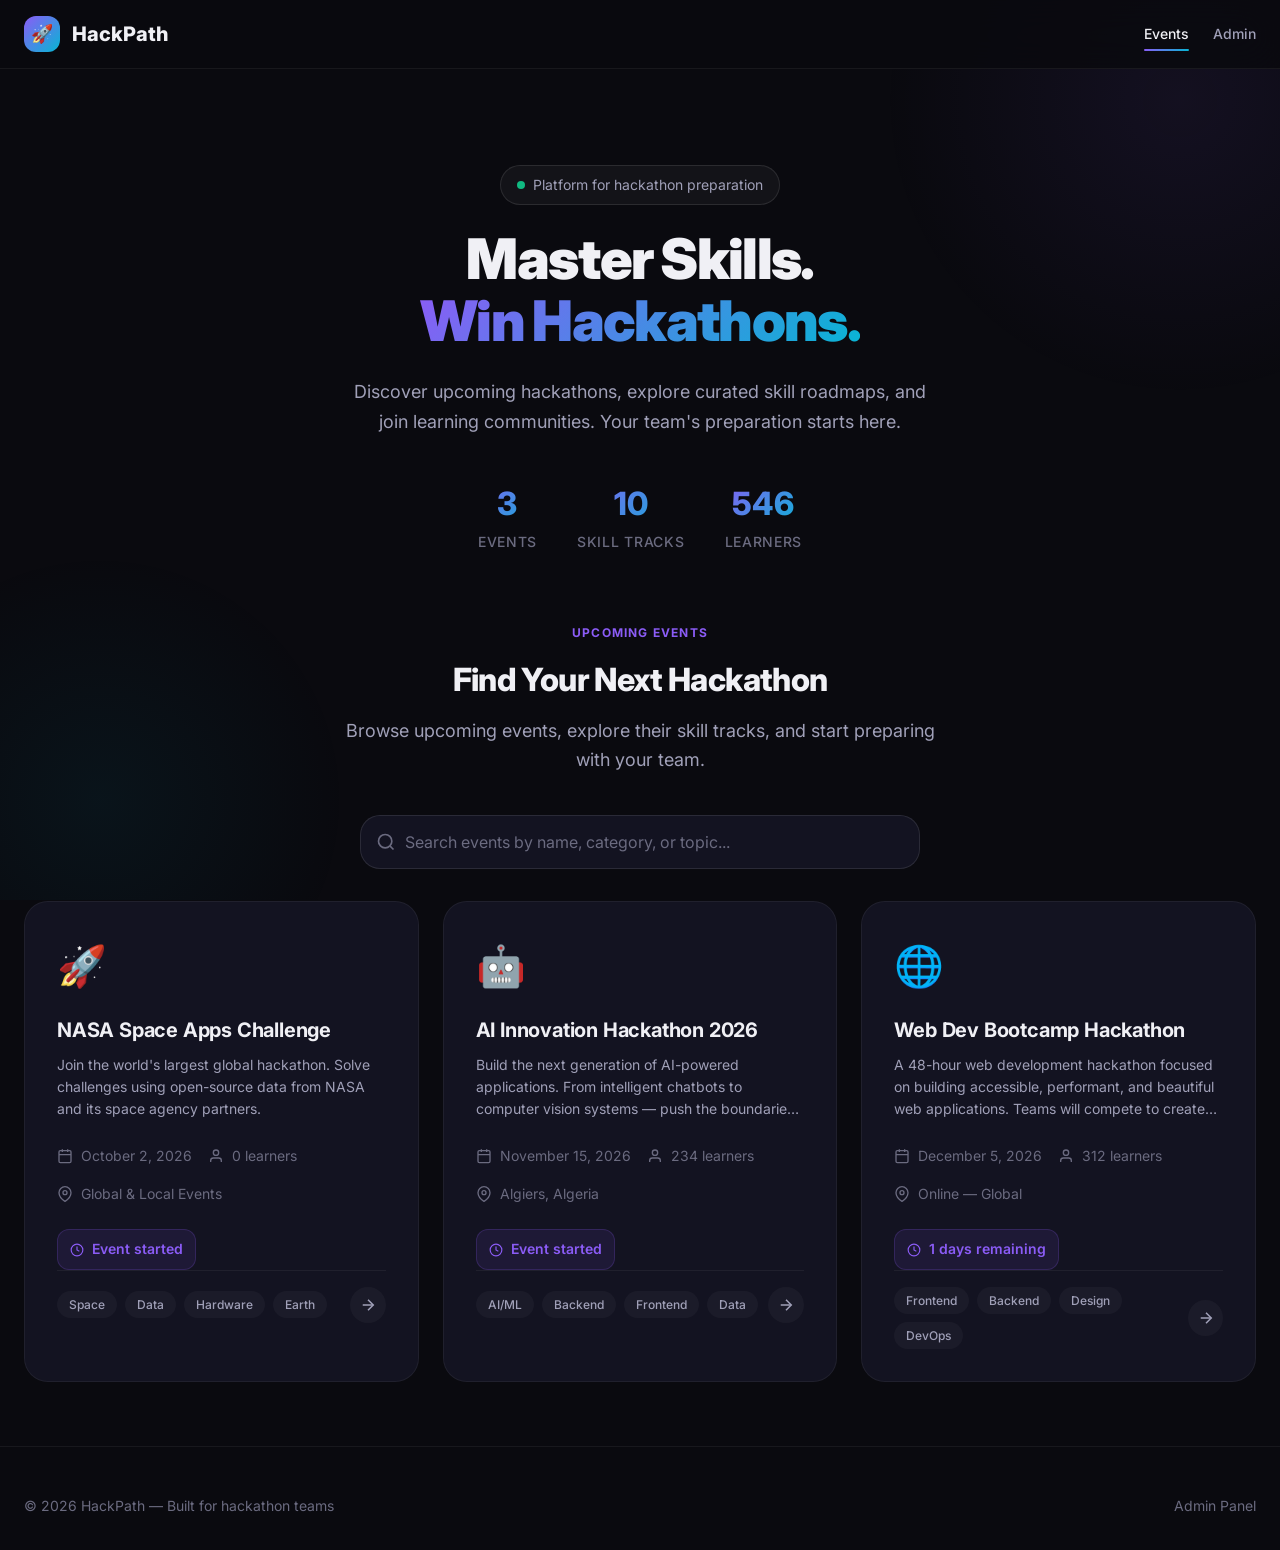
<file: index.html>
<!DOCTYPE html>
<html lang="en">
<head>
  <meta charset="UTF-8">
  <meta name="viewport" content="width=device-width, initial-scale=1.0">
  <title>HackPath — Your Roadmap to Hackathon Success</title>
  <meta name="description" content="Discover skills, join learning communities, and follow structured paths to prepare for your next hackathon. Browse events, explore skill roadmaps, and start learning today.">
  <link rel="stylesheet" href="css/styles.css">
  <link rel="icon" href="data:image/svg+xml,<svg xmlns='http://www.w3.org/2000/svg' viewBox='0 0 100 100'><text y='.9em' font-size='90'>🚀</text></svg>">
</head>
<body>
  <div class="bg-pattern" aria-hidden="true"></div>

  <!-- Navigation -->
  <nav class="nav" id="main-nav">
    <div class="container nav__inner">
      <a href="index.html" class="nav__logo">
        <span class="nav__logo-icon">🚀</span>
        HackPath
      </a>
      <div class="nav__links">
        <a href="index.html" class="nav__link nav__link--active">Events</a>
        <a href="admin.html" class="nav__link">Admin</a>
      </div>
    </div>
  </nav>

  <!-- Hero -->
  <section class="hero" id="hero">
    <div class="container">
      <div class="hero__badge">
        <span class="hero__badge-dot" aria-hidden="true"></span>
        Platform for hackathon preparation
      </div>
      <h1 class="hero__title">
        Master Skills.<br>
        <span class="hero__title-gradient">Win Hackathons.</span>
      </h1>
      <p class="hero__subtitle">
        Discover upcoming hackathons, explore curated skill roadmaps, and join 
        learning communities. Your team's preparation starts here.
      </p>
      <div class="hero__stats" id="hero-stats">
        <!-- Filled by JS -->
      </div>
    </div>
  </section>

  <!-- Search & Events -->
  <section class="container" id="events-section">
    <div class="section-header" style="text-align: center;">
      <span class="section-header__label">Upcoming Events</span>
      <h2 class="section-header__title">Find Your Next Hackathon</h2>
      <p class="section-header__subtitle" style="margin: 0 auto;">
        Browse upcoming events, explore their skill tracks, and start preparing with your team.
      </p>
    </div>

    <div class="search-bar" id="search-bar">
      <svg class="search-bar__icon" width="20" height="20" viewBox="0 0 24 24" fill="none" stroke="currentColor" stroke-width="2" aria-hidden="true">
        <circle cx="11" cy="11" r="8"/>
        <path d="M21 21l-4.35-4.35"/>
      </svg>
      <input 
        type="search" 
        class="search-bar__input" 
        id="search-input"
        placeholder="Search events by name, category, or topic..." 
        aria-label="Search events"
        autocomplete="off"
      >
    </div>

    <div class="card-grid card-grid--events" id="events-grid">
      <!-- Filled by JS -->
    </div>

    <div class="empty-state" id="empty-state" style="display: none;">
      <div class="empty-state__icon">🔍</div>
      <h3 class="empty-state__title">No events found</h3>
      <p class="empty-state__text">Try adjusting your search query or check back later for new events.</p>
    </div>
  </section>

  <!-- Footer -->
  <footer class="footer">
    <div class="container footer__inner">
      <p class="footer__text">© 2026 HackPath — Built for hackathon teams</p>
      <div class="footer__links">
        <a href="admin.html" class="footer__link">Admin Panel</a>
      </div>
    </div>
  </footer>

  <script src="js/data.js"></script>
  <script src="js/app.js"></script>
</body>
</html>
</file>
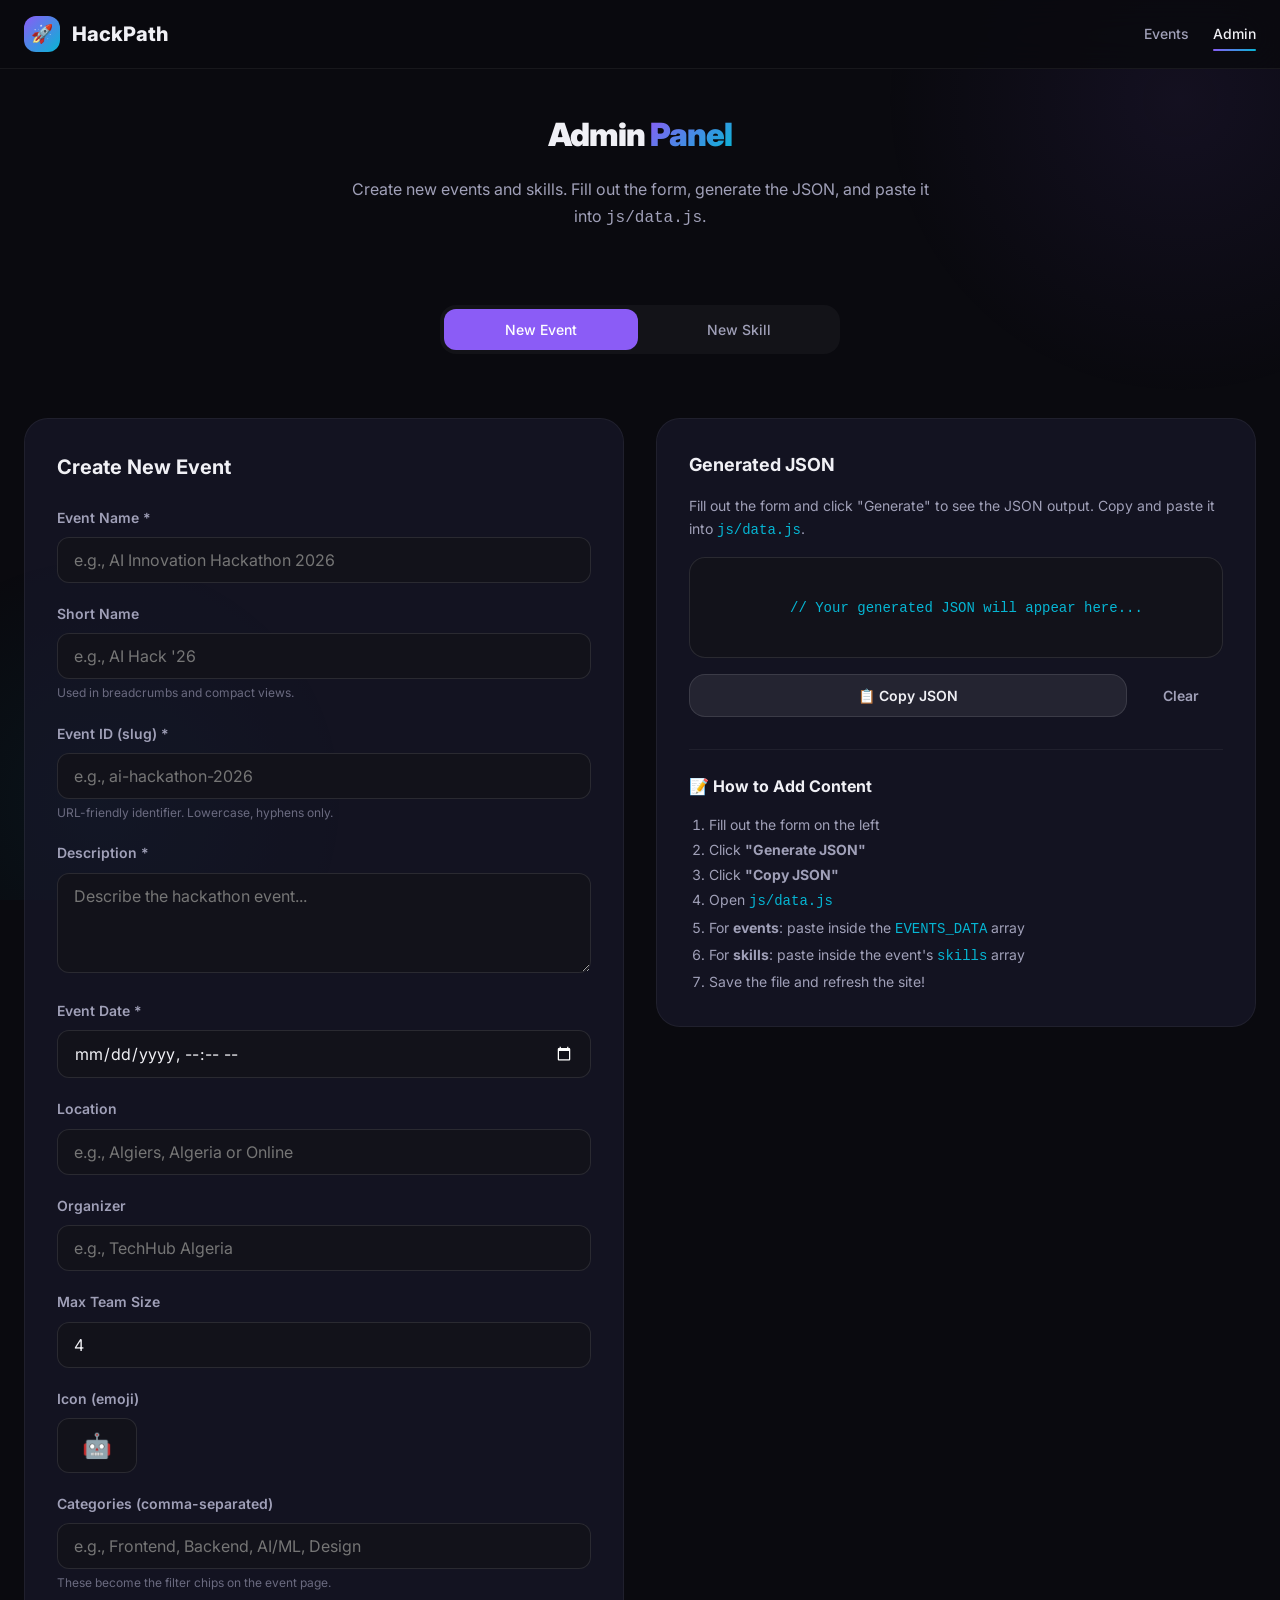
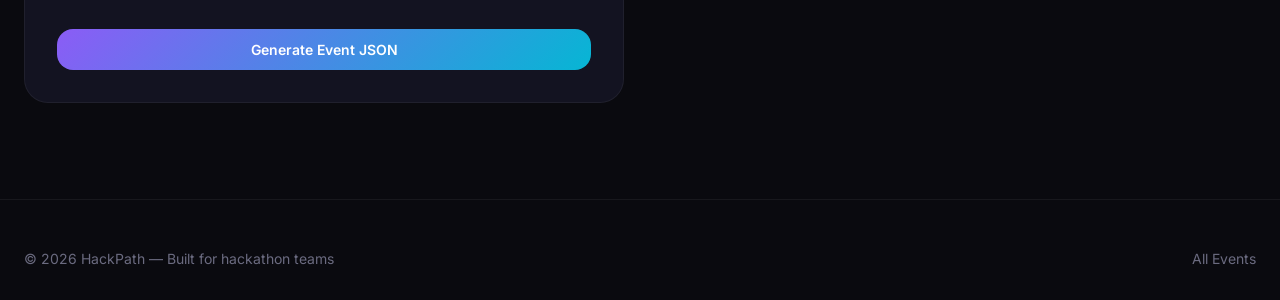
<file: admin.html>
<!DOCTYPE html>
<html lang="en">
<head>
  <meta charset="UTF-8">
  <meta name="viewport" content="width=device-width, initial-scale=1.0">
  <title>Admin Panel — HackPath</title>
  <meta name="description" content="Create and manage hackathon events and skill tracks on HackPath.">
  <link rel="stylesheet" href="css/styles.css">
  <link rel="icon" href="data:image/svg+xml,<svg xmlns='http://www.w3.org/2000/svg' viewBox='0 0 100 100'><text y='.9em' font-size='90'>🚀</text></svg>">
</head>
<body>
  <div class="bg-pattern" aria-hidden="true"></div>

  <!-- Navigation -->
  <nav class="nav" id="main-nav">
    <div class="container nav__inner">
      <a href="index.html" class="nav__logo">
        <span class="nav__logo-icon">🚀</span>
        HackPath
      </a>
      <div class="nav__links">
        <a href="index.html" class="nav__link">Events</a>
        <a href="admin.html" class="nav__link nav__link--active">Admin</a>
      </div>
    </div>
  </nav>

  <!-- Admin Header -->
  <section class="hero" style="padding: var(--space-12) 0 var(--space-8);">
    <div class="container">
      <h1 class="hero__title" style="font-size: var(--font-3xl);">
        Admin <span class="hero__title-gradient">Panel</span>
      </h1>
      <p class="hero__subtitle" style="font-size: var(--font-base);">
        Create new events and skills. Fill out the form, generate the JSON, and paste it into <code>js/data.js</code>.
      </p>
    </div>
  </section>

  <!-- Mode Selector -->
  <section class="container">
    <div class="admin-tabs" id="mode-tabs" style="max-width: 400px; margin: 0 auto var(--space-8);">
      <button class="admin-tab admin-tab--active" data-mode="event" id="mode-event-tab">New Event</button>
      <button class="admin-tab" data-mode="skill" id="mode-skill-tab">New Skill</button>
    </div>
  </section>

  <!-- Admin Content -->
  <section class="container">
    <div class="admin-layout">

      <!-- Form Side -->
      <div class="admin-form" id="admin-form">
        <!-- EVENT FORM -->
        <div id="event-form-container">
          <h2 style="font-size: var(--font-xl); font-weight: 700; margin-bottom: var(--space-6);">Create New Event</h2>

          <div class="form-group">
            <label class="form-label" for="event-name">Event Name *</label>
            <input type="text" class="form-input" id="event-name" placeholder="e.g., AI Innovation Hackathon 2026">
          </div>

          <div class="form-group">
            <label class="form-label" for="event-short-name">Short Name</label>
            <input type="text" class="form-input" id="event-short-name" placeholder="e.g., AI Hack '26">
            <p class="form-hint">Used in breadcrumbs and compact views.</p>
          </div>

          <div class="form-group">
            <label class="form-label" for="event-id">Event ID (slug) *</label>
            <input type="text" class="form-input" id="event-id" placeholder="e.g., ai-hackathon-2026">
            <p class="form-hint">URL-friendly identifier. Lowercase, hyphens only.</p>
          </div>

          <div class="form-group">
            <label class="form-label" for="event-description">Description *</label>
            <textarea class="form-textarea" id="event-description" placeholder="Describe the hackathon event..."></textarea>
          </div>

          <div class="form-group">
            <label class="form-label" for="event-date">Event Date *</label>
            <input type="datetime-local" class="form-input" id="event-date">
          </div>

          <div class="form-group">
            <label class="form-label" for="event-location">Location</label>
            <input type="text" class="form-input" id="event-location" placeholder="e.g., Algiers, Algeria or Online">
          </div>

          <div class="form-group">
            <label class="form-label" for="event-organizer">Organizer</label>
            <input type="text" class="form-input" id="event-organizer" placeholder="e.g., TechHub Algeria">
          </div>

          <div class="form-group">
            <label class="form-label" for="event-team-size">Max Team Size</label>
            <input type="number" class="form-input" id="event-team-size" placeholder="4" min="1" max="20" value="4">
          </div>

          <div class="form-group">
            <label class="form-label" for="event-icon">Icon (emoji)</label>
            <input type="text" class="form-input" id="event-icon" placeholder="🤖" maxlength="4" style="max-width: 80px; font-size: 1.5rem; text-align: center;">
          </div>

          <div class="form-group">
            <label class="form-label" for="event-categories">Categories (comma-separated)</label>
            <input type="text" class="form-input" id="event-categories" placeholder="e.g., Frontend, Backend, AI/ML, Design">
            <p class="form-hint">These become the filter chips on the event page.</p>
          </div>

          <button class="btn btn--primary" onclick="generateEventJSON()" style="width: 100%; margin-top: var(--space-4);">
            Generate Event JSON
          </button>
        </div>

        <!-- SKILL FORM -->
        <div id="skill-form-container" style="display: none;">
          <h2 style="font-size: var(--font-xl); font-weight: 700; margin-bottom: var(--space-6);">Create New Skill</h2>

          <div class="form-group">
            <label class="form-label" for="skill-event-id">Parent Event ID *</label>
            <select class="form-select" id="skill-event-id">
              <option value="">Select an event...</option>
            </select>
          </div>

          <div class="form-group">
            <label class="form-label" for="skill-name">Skill Name *</label>
            <input type="text" class="form-input" id="skill-name" placeholder="e.g., React">
          </div>

          <div class="form-group">
            <label class="form-label" for="skill-id">Skill ID (slug) *</label>
            <input type="text" class="form-input" id="skill-id" placeholder="e.g., react">
            <p class="form-hint">URL-friendly identifier. Lowercase, hyphens only.</p>
          </div>

          <div class="form-group">
            <label class="form-label" for="skill-description">Description *</label>
            <textarea class="form-textarea" id="skill-description" placeholder="Describe what learners will gain..."></textarea>
          </div>

          <div class="form-group">
            <label class="form-label" for="skill-icon">Icon (emoji)</label>
            <input type="text" class="form-input" id="skill-icon" placeholder="⚛️" maxlength="4" style="max-width: 80px; font-size: 1.5rem; text-align: center;">
          </div>

          <div class="form-group">
            <label class="form-label" for="skill-category">Category *</label>
            <input type="text" class="form-input" id="skill-category" placeholder="e.g., Frontend">
          </div>

          <div class="form-group">
            <label class="form-label" for="skill-difficulty">Difficulty *</label>
            <select class="form-select" id="skill-difficulty">
              <option value="beginner">Beginner</option>
              <option value="intermediate">Intermediate</option>
              <option value="advanced">Advanced</option>
            </select>
          </div>

          <div class="form-group">
            <label class="form-label" for="skill-hours">Estimated Hours</label>
            <input type="number" class="form-input" id="skill-hours" placeholder="40" min="1" value="40">
          </div>

          <!-- Theory Sections -->
          <div class="form-group">
            <label class="form-label">Theory Sections</label>
            <div class="dynamic-list" id="theory-sections">
              <!-- Dynamic items -->
            </div>
            <button class="dynamic-list__add" onclick="addTheorySection()">
              + Add Theory Section
            </button>
          </div>

          <!-- Small Projects -->
          <div class="form-group">
            <label class="form-label">Small Projects</label>
            <div class="dynamic-list" id="small-projects">
              <!-- Dynamic items -->
            </div>
            <button class="dynamic-list__add" onclick="addProject('small')">
              + Add Small Project
            </button>
          </div>

          <!-- Full Projects -->
          <div class="form-group">
            <label class="form-label">Full Projects</label>
            <div class="dynamic-list" id="full-projects">
              <!-- Dynamic items -->
            </div>
            <button class="dynamic-list__add" onclick="addProject('full')">
              + Add Full Project
            </button>
          </div>

          <button class="btn btn--primary" onclick="generateSkillJSON()" style="width: 100%; margin-top: var(--space-4);">
            Generate Skill JSON
          </button>
        </div>
      </div>

      <!-- Preview / Output Side -->
      <div class="admin-preview" id="admin-preview">
        <h3 style="font-size: var(--font-lg); font-weight: 700; margin-bottom: var(--space-4);">Generated JSON</h3>
        <p style="font-size: var(--font-sm); color: var(--text-secondary); margin-bottom: var(--space-4);">
          Fill out the form and click "Generate" to see the JSON output. Copy and paste it into <code style="color: var(--accent-secondary);">js/data.js</code>.
        </p>

        <div class="json-output" id="json-output">
          // Your generated JSON will appear here...
        </div>

        <div style="display: flex; gap: var(--space-3); margin-top: var(--space-4);">
          <button class="btn btn--secondary" onclick="copyJSON()" id="copy-btn" style="flex: 1;">
            📋 Copy JSON
          </button>
          <button class="btn btn--ghost" onclick="clearOutput()">
            Clear
          </button>
        </div>

        <!-- Instructions -->
        <div style="margin-top: var(--space-8); padding-top: var(--space-6); border-top: 1px solid var(--border-subtle);">
          <h4 style="font-size: var(--font-base); font-weight: 700; margin-bottom: var(--space-3);">📝 How to Add Content</h4>
          <ol style="font-size: var(--font-sm); color: var(--text-secondary); line-height: 1.8; padding-left: var(--space-5); list-style: decimal;">
            <li>Fill out the form on the left</li>
            <li>Click <strong>"Generate JSON"</strong></li>
            <li>Click <strong>"Copy JSON"</strong></li>
            <li>Open <code style="color: var(--accent-secondary);">js/data.js</code></li>
            <li>For <strong>events</strong>: paste inside the <code style="color: var(--accent-secondary);">EVENTS_DATA</code> array</li>
            <li>For <strong>skills</strong>: paste inside the event's <code style="color: var(--accent-secondary);">skills</code> array</li>
            <li>Save the file and refresh the site!</li>
          </ol>
        </div>
      </div>

    </div>
  </section>

  <!-- Footer -->
  <footer class="footer">
    <div class="container footer__inner">
      <p class="footer__text">© 2026 HackPath — Built for hackathon teams</p>
      <div class="footer__links">
        <a href="index.html" class="footer__link">All Events</a>
      </div>
    </div>
  </footer>

  <div class="toast" id="toast">Copied to clipboard! 📋</div>

  <script src="js/data.js"></script>
  <script src="js/admin.js"></script>
</body>
</html>
</file>
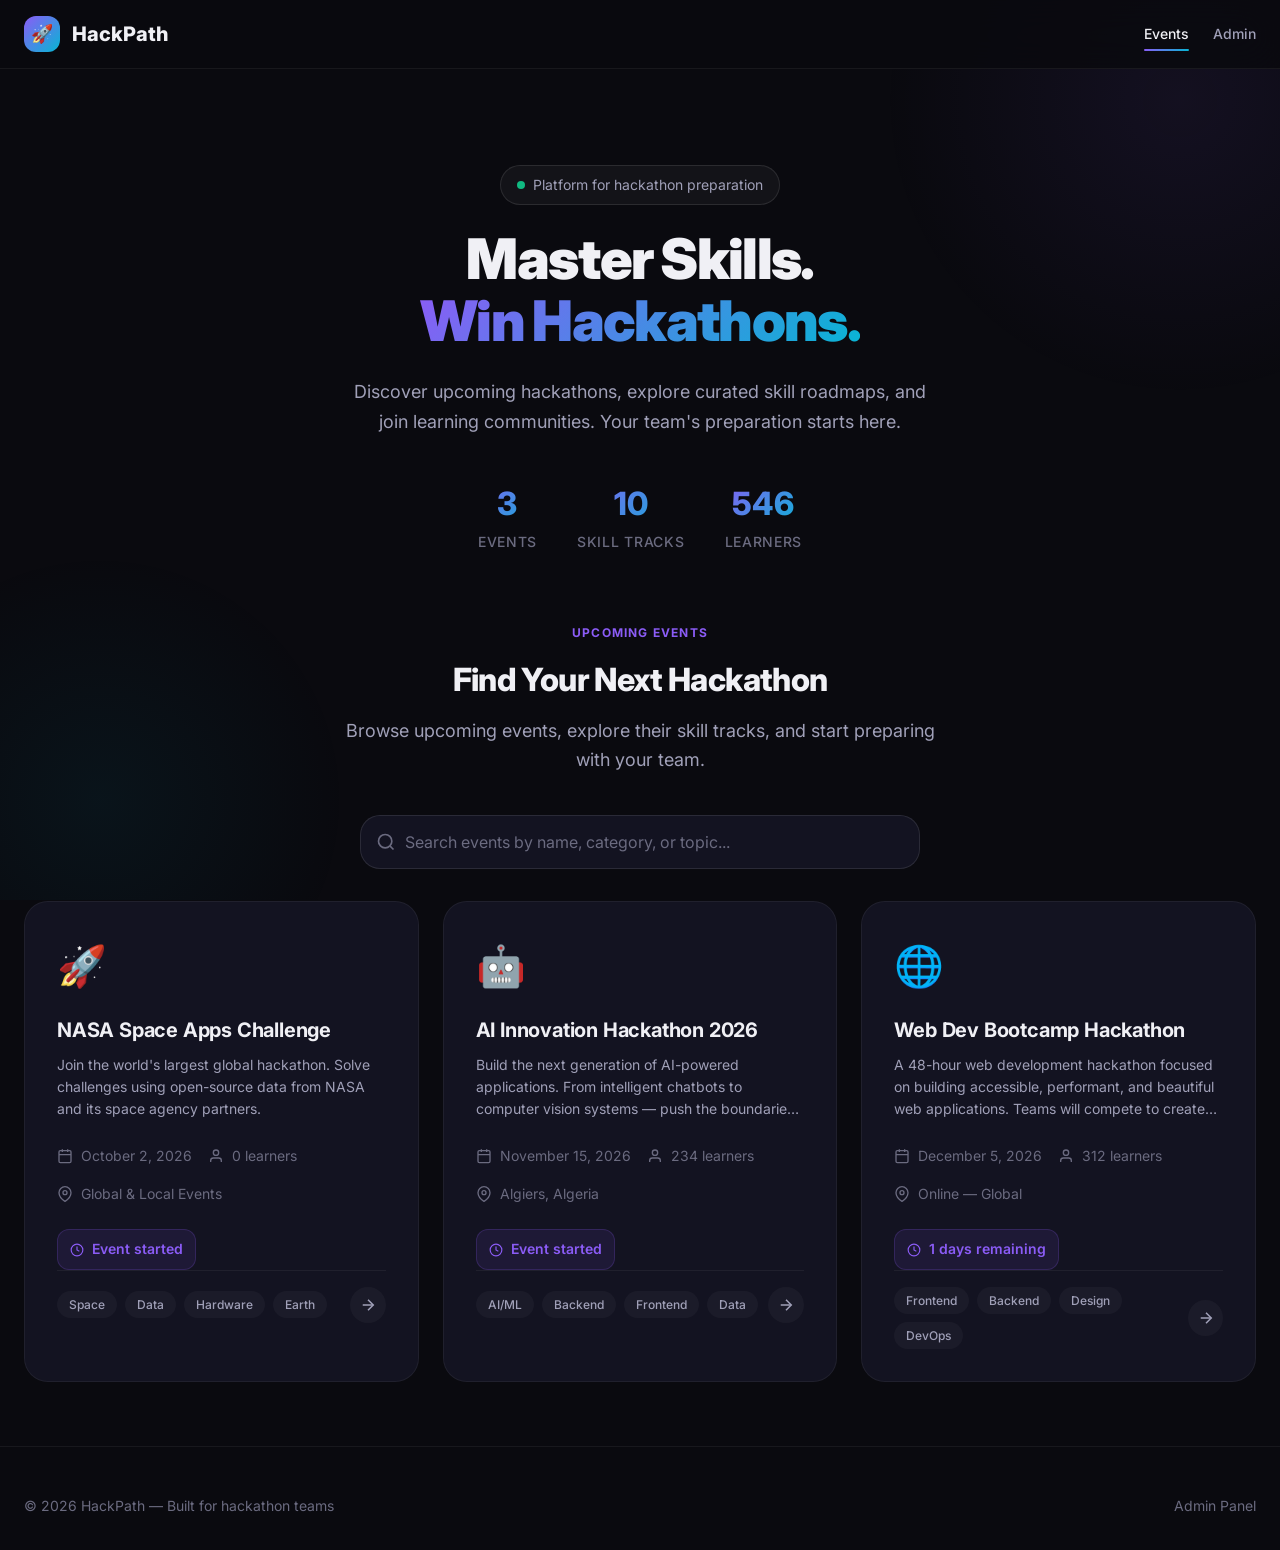
<file: event.html>
<!DOCTYPE html>
<html lang="en">
<head>
  <meta charset="UTF-8">
  <meta name="viewport" content="width=device-width, initial-scale=1.0">
  <title>Event — HackPath</title>
  <meta name="description" content="Explore skill tracks and learning paths for this hackathon event on HackPath.">
  <link rel="stylesheet" href="css/styles.css">
  <link rel="icon" href="data:image/svg+xml,<svg xmlns='http://www.w3.org/2000/svg' viewBox='0 0 100 100'><text y='.9em' font-size='90'>🚀</text></svg>">
</head>
<body>
  <div class="bg-pattern" aria-hidden="true"></div>

  <!-- Navigation -->
  <nav class="nav" id="main-nav">
    <div class="container nav__inner">
      <a href="index.html" class="nav__logo">
        <span class="nav__logo-icon">🚀</span>
        HackPath
      </a>
      <div class="nav__links">
        <a href="index.html" class="nav__link">Events</a>
        <a href="admin.html" class="nav__link">Admin</a>
      </div>
    </div>
  </nav>

  <!-- Event Hero -->
  <section class="event-hero" id="event-hero">
    <div class="container">
      <div class="event-hero__breadcrumb" id="breadcrumb">
        <a href="index.html">Home</a>
        <span class="event-hero__breadcrumb-sep">/</span>
        <span id="breadcrumb-event">Event</span>
      </div>
      <div class="event-hero__content" id="event-hero-content">
        <!-- Filled by JS -->
      </div>
    </div>
  </section>

  <!-- Skills Section -->
  <section class="container" id="skills-section">
    <div class="section-header">
      <span class="section-header__label">Skill Tracks</span>
      <h2 class="section-header__title" id="skills-title">Learning Paths</h2>
      <p class="section-header__subtitle">Choose a skill to start your preparation journey.</p>
    </div>

    <!-- Search -->
    <div class="search-bar" id="skill-search-bar">
      <svg class="search-bar__icon" width="20" height="20" viewBox="0 0 24 24" fill="none" stroke="currentColor" stroke-width="2" aria-hidden="true">
        <circle cx="11" cy="11" r="8"/>
        <path d="M21 21l-4.35-4.35"/>
      </svg>
      <input 
        type="search" 
        class="search-bar__input" 
        id="skill-search-input"
        placeholder="Search skills..." 
        aria-label="Search skills"
        autocomplete="off"
      >
    </div>

    <!-- Category Filters -->
    <div class="filter-chips" id="filter-chips">
      <!-- Filled by JS -->
    </div>

    <!-- Skills Grid -->
    <div class="card-grid" id="skills-grid">
      <!-- Filled by JS -->
    </div>

    <div class="empty-state" id="empty-state" style="display: none;">
      <div class="empty-state__icon">🔍</div>
      <h3 class="empty-state__title">No skills found</h3>
      <p class="empty-state__text">Try adjusting your search or filter.</p>
    </div>
  </section>

  <!-- Footer -->
  <footer class="footer">
    <div class="container footer__inner">
      <p class="footer__text">© 2026 HackPath — Built for hackathon teams</p>
      <div class="footer__links">
        <a href="index.html" class="footer__link">All Events</a>
        <a href="admin.html" class="footer__link">Admin Panel</a>
      </div>
    </div>
  </footer>

  <script src="js/data.js"></script>
  <script src="js/event-page.js"></script>
</body>
</html>
</file>
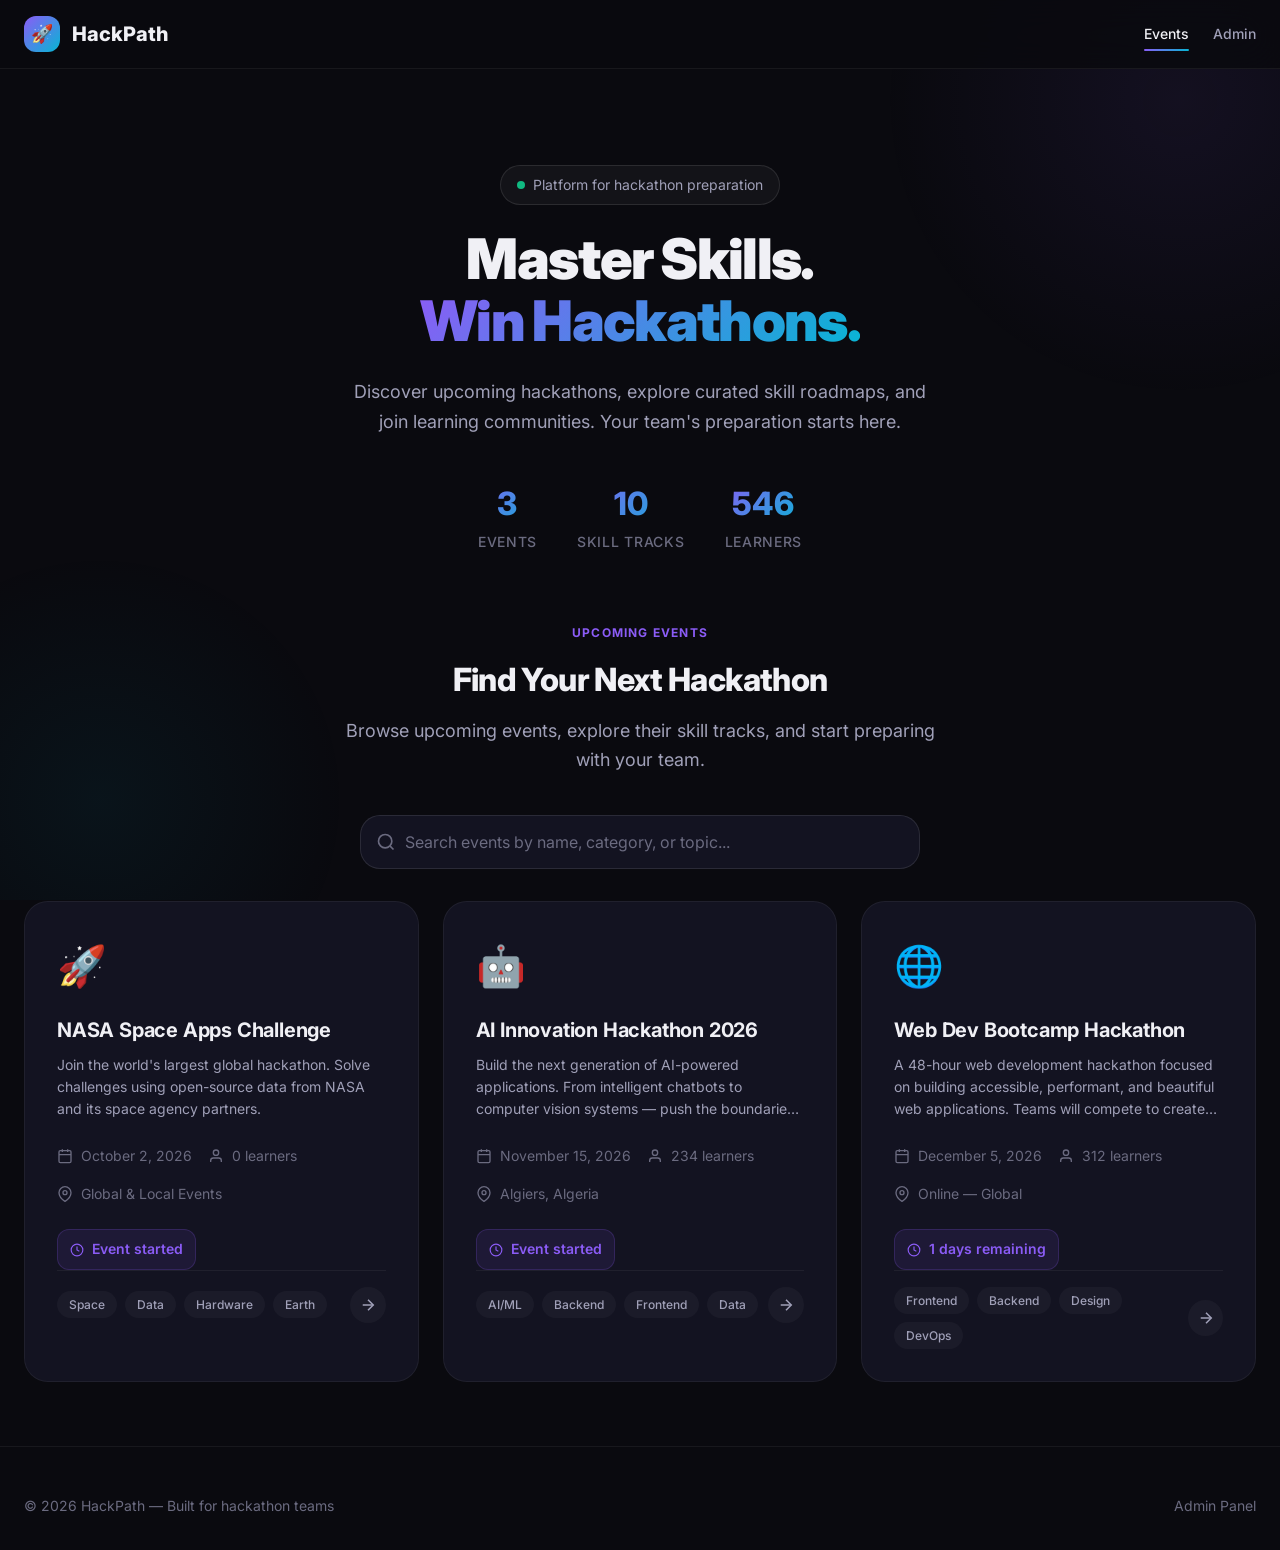
<file: skill.html>
<!DOCTYPE html>
<html lang="en">
<head>
  <meta charset="UTF-8">
  <meta name="viewport" content="width=device-width, initial-scale=1.0">
  <title>Skill — HackPath</title>
  <meta name="description" content="Learn this skill with structured theory, small projects, and full projects on HackPath.">
  <link rel="stylesheet" href="css/styles.css">
  <link rel="icon" href="data:image/svg+xml,<svg xmlns='http://www.w3.org/2000/svg' viewBox='0 0 100 100'><text y='.9em' font-size='90'>🚀</text></svg>">
</head>
<body>
  <div class="bg-pattern" aria-hidden="true"></div>

  <!-- Navigation -->
  <nav class="nav" id="main-nav">
    <div class="container nav__inner">
      <a href="index.html" class="nav__logo">
        <span class="nav__logo-icon">🚀</span>
        HackPath
      </a>
      <div class="nav__links">
        <a href="index.html" class="nav__link">Events</a>
        <a href="admin.html" class="nav__link">Admin</a>
      </div>
    </div>
  </nav>

  <!-- Main Content -->
  <main id="skill-content">
    <!-- Filled by JS -->
  </main>

  <!-- Footer -->
  <footer class="footer">
    <div class="container footer__inner">
      <p class="footer__text">© 2026 HackPath — Built for hackathon teams</p>
      <div class="footer__links">
        <a href="index.html" class="footer__link">All Events</a>
        <a href="admin.html" class="footer__link">Admin Panel</a>
      </div>
    </div>
  </footer>

  <div class="toast" id="toast">Joined the community! 🎉</div>

  <script src="js/data.js"></script>
  <script src="js/skill-page.js"></script>
</body>
</html>
</file>
<file: css/styles.css>
/* ============================================================
   HackPath — Design System & Styles
   ============================================================ */

/* ---- Google Fonts ---- */
@import url('https://fonts.googleapis.com/css2?family=Inter:wght@300;400;500;600;700;800;900&display=swap');

/* ============================================================
   CSS Custom Properties (Design Tokens)
   ============================================================ */
:root {
  /* — Colors — */
  --bg-primary: #0a0a0f;
  --bg-secondary: #12121a;
  --bg-tertiary: #1a1a2e;
  --bg-card: rgba(26, 26, 46, 0.6);
  --bg-card-hover: rgba(30, 30, 55, 0.8);
  --bg-glass: rgba(255, 255, 255, 0.04);
  --bg-glass-strong: rgba(255, 255, 255, 0.08);

  --text-primary: #f0f0f5;
  --text-secondary: #a0a0b8;
  --text-tertiary: #6b6b80;
  --text-inverse: #0a0a0f;

  --accent-primary: #8b5cf6;
  --accent-secondary: #06b6d4;
  --accent-tertiary: #10b981;
  --accent-warm: #f59e0b;
  --accent-rose: #f43f5e;

  --gradient-primary: linear-gradient(135deg, #8b5cf6, #06b6d4);
  --gradient-secondary: linear-gradient(135deg, #06b6d4, #10b981);
  --gradient-warm: linear-gradient(135deg, #f59e0b, #f43f5e);
  --gradient-hero: linear-gradient(135deg, #0a0a0f 0%, #1a1a2e 50%, #12121a 100%);
  --gradient-card: linear-gradient(145deg, rgba(139, 92, 246, 0.1), rgba(6, 182, 212, 0.05));

  --border-subtle: rgba(255, 255, 255, 0.06);
  --border-medium: rgba(255, 255, 255, 0.1);
  --border-accent: rgba(139, 92, 246, 0.3);

  /* — Typography — */
  --font-family: 'Inter', -apple-system, BlinkMacSystemFont, 'Segoe UI', sans-serif;
  --font-xs: 0.75rem;
  --font-sm: 0.875rem;
  --font-base: 1rem;
  --font-lg: 1.125rem;
  --font-xl: 1.25rem;
  --font-2xl: 1.5rem;
  --font-3xl: 2rem;
  --font-4xl: 2.5rem;
  --font-5xl: 3.5rem;

  /* — Spacing — */
  --space-1: 0.25rem;
  --space-2: 0.5rem;
  --space-3: 0.75rem;
  --space-4: 1rem;
  --space-5: 1.25rem;
  --space-6: 1.5rem;
  --space-8: 2rem;
  --space-10: 2.5rem;
  --space-12: 3rem;
  --space-16: 4rem;
  --space-20: 5rem;
  --space-24: 6rem;

  /* — Borders & Radius — */
  --radius-sm: 0.375rem;
  --radius-md: 0.75rem;
  --radius-lg: 1rem;
  --radius-xl: 1.25rem;
  --radius-2xl: 1.5rem;
  --radius-full: 9999px;

  /* — Shadows — */
  --shadow-sm: 0 1px 3px rgba(0, 0, 0, 0.3);
  --shadow-md: 0 4px 12px rgba(0, 0, 0, 0.4);
  --shadow-lg: 0 8px 30px rgba(0, 0, 0, 0.5);
  --shadow-xl: 0 20px 60px rgba(0, 0, 0, 0.6);
  --shadow-glow-purple: 0 0 40px rgba(139, 92, 246, 0.15);
  --shadow-glow-cyan: 0 0 40px rgba(6, 182, 212, 0.15);

  /* — Transitions — */
  --transition-fast: 150ms cubic-bezier(0.4, 0, 0.2, 1);
  --transition-base: 250ms cubic-bezier(0.4, 0, 0.2, 1);
  --transition-slow: 400ms cubic-bezier(0.4, 0, 0.2, 1);
  --transition-spring: 500ms cubic-bezier(0.34, 1.56, 0.64, 1);

  /* — Z-index scale — */
  --z-base: 1;
  --z-dropdown: 100;
  --z-sticky: 200;
  --z-overlay: 300;
  --z-modal: 400;
  --z-toast: 500;
}

/* ============================================================
   Reset & Base
   ============================================================ */
*,
*::before,
*::after {
  margin: 0;
  padding: 0;
  box-sizing: border-box;
}

html {
  scroll-behavior: smooth;
  -webkit-text-size-adjust: 100%;
  color-scheme: dark;
}

body {
  font-family: var(--font-family);
  font-size: var(--font-base);
  line-height: 1.6;
  color: var(--text-primary);
  background: var(--bg-primary);
  min-height: 100vh;
  -webkit-font-smoothing: antialiased;
  -moz-osx-font-smoothing: grayscale;
  overflow-x: hidden;
}

a {
  color: var(--accent-secondary);
  text-decoration: none;
  transition: color var(--transition-fast);
}

a:hover {
  color: var(--accent-primary);
}

img {
  max-width: 100%;
  display: block;
}

button {
  cursor: pointer;
  border: none;
  background: none;
  font-family: inherit;
  font-size: inherit;
  color: inherit;
}

input, textarea, select {
  font-family: inherit;
  font-size: inherit;
  color: inherit;
}

ul, ol {
  list-style: none;
}

/* ============================================================
   Utility Classes
   ============================================================ */
.container {
  width: 100%;
  max-width: 1280px;
  margin: 0 auto;
  padding: 0 var(--space-6);
}

.container--narrow {
  max-width: 960px;
}

.sr-only {
  position: absolute;
  width: 1px;
  height: 1px;
  padding: 0;
  margin: -1px;
  overflow: hidden;
  clip: rect(0, 0, 0, 0);
  white-space: nowrap;
  border-width: 0;
}

/* ============================================================
   Animated Background
   ============================================================ */
.bg-pattern {
  position: fixed;
  inset: 0;
  z-index: -1;
  overflow: hidden;
  pointer-events: none;
}

.bg-pattern::before {
  content: '';
  position: absolute;
  width: 600px;
  height: 600px;
  top: -200px;
  right: -200px;
  background: radial-gradient(circle, rgba(139, 92, 246, 0.08) 0%, transparent 70%);
  animation: float 20s ease-in-out infinite;
}

.bg-pattern::after {
  content: '';
  position: absolute;
  width: 500px;
  height: 500px;
  bottom: -150px;
  left: -150px;
  background: radial-gradient(circle, rgba(6, 182, 212, 0.06) 0%, transparent 70%);
  animation: float 25s ease-in-out infinite reverse;
}

@keyframes float {
  0%, 100% { transform: translate(0, 0) scale(1); }
  33% { transform: translate(30px, -30px) scale(1.1); }
  66% { transform: translate(-20px, 20px) scale(0.95); }
}

/* ============================================================
   Navigation
   ============================================================ */
.nav {
  position: sticky;
  top: 0;
  z-index: var(--z-sticky);
  background: rgba(10, 10, 15, 0.85);
  backdrop-filter: blur(20px);
  -webkit-backdrop-filter: blur(20px);
  border-bottom: 1px solid var(--border-subtle);
  padding: var(--space-4) 0;
}

.nav__inner {
  display: flex;
  align-items: center;
  justify-content: space-between;
  gap: var(--space-4);
}

.nav__logo {
  display: flex;
  align-items: center;
  gap: var(--space-3);
  font-weight: 800;
  font-size: var(--font-xl);
  color: var(--text-primary);
  text-decoration: none;
}

.nav__logo-icon {
  width: 36px;
  height: 36px;
  background: var(--gradient-primary);
  border-radius: var(--radius-md);
  display: flex;
  align-items: center;
  justify-content: center;
  font-size: var(--font-lg);
}

.nav__links {
  display: flex;
  align-items: center;
  gap: var(--space-6);
}

.nav__link {
  color: var(--text-secondary);
  font-weight: 500;
  font-size: var(--font-sm);
  transition: color var(--transition-fast);
  position: relative;
}

.nav__link:hover,
.nav__link--active {
  color: var(--text-primary);
}

.nav__link--active::after {
  content: '';
  position: absolute;
  bottom: -6px;
  left: 0;
  right: 0;
  height: 2px;
  background: var(--gradient-primary);
  border-radius: var(--radius-full);
}

/* ============================================================
   Hero Section
   ============================================================ */
.hero {
  padding: var(--space-24) 0 var(--space-16);
  text-align: center;
  position: relative;
}

.hero__badge {
  display: inline-flex;
  align-items: center;
  gap: var(--space-2);
  padding: var(--space-2) var(--space-4);
  background: var(--bg-glass);
  border: 1px solid var(--border-medium);
  border-radius: var(--radius-full);
  font-size: var(--font-sm);
  color: var(--text-secondary);
  margin-bottom: var(--space-6);
  animation: fadeInDown 0.6s ease-out;
}

.hero__badge-dot {
  width: 8px;
  height: 8px;
  background: var(--accent-tertiary);
  border-radius: 50%;
  animation: pulse 2s ease-in-out infinite;
}

@keyframes pulse {
  0%, 100% { opacity: 1; transform: scale(1); }
  50% { opacity: 0.5; transform: scale(0.8); }
}

.hero__title {
  font-size: var(--font-5xl);
  font-weight: 900;
  line-height: 1.1;
  letter-spacing: -0.03em;
  margin-bottom: var(--space-6);
  animation: fadeInUp 0.6s ease-out 0.1s both;
}

.hero__title-gradient {
  background: var(--gradient-primary);
  -webkit-background-clip: text;
  -webkit-text-fill-color: transparent;
  background-clip: text;
}

.hero__subtitle {
  font-size: var(--font-lg);
  color: var(--text-secondary);
  max-width: 600px;
  margin: 0 auto var(--space-10);
  line-height: 1.7;
  animation: fadeInUp 0.6s ease-out 0.2s both;
}

.hero__stats {
  display: flex;
  justify-content: center;
  gap: var(--space-10);
  animation: fadeInUp 0.6s ease-out 0.3s both;
}

.hero__stat {
  text-align: center;
}

.hero__stat-value {
  display: block;
  font-size: var(--font-3xl);
  font-weight: 800;
  background: var(--gradient-primary);
  -webkit-background-clip: text;
  -webkit-text-fill-color: transparent;
  background-clip: text;
}

.hero__stat-label {
  font-size: var(--font-sm);
  color: var(--text-tertiary);
  font-weight: 500;
  text-transform: uppercase;
  letter-spacing: 0.05em;
}

@keyframes fadeInUp {
  from { opacity: 0; transform: translateY(20px); }
  to { opacity: 1; transform: translateY(0); }
}

@keyframes fadeInDown {
  from { opacity: 0; transform: translateY(-10px); }
  to { opacity: 1; transform: translateY(0); }
}

/* ============================================================
   Section Headers
   ============================================================ */
.section-header {
  margin-bottom: var(--space-10);
}

.section-header__label {
  display: inline-block;
  font-size: var(--font-xs);
  font-weight: 700;
  text-transform: uppercase;
  letter-spacing: 0.1em;
  color: var(--accent-primary);
  margin-bottom: var(--space-3);
}

.section-header__title {
  font-size: var(--font-3xl);
  font-weight: 800;
  letter-spacing: -0.02em;
  margin-bottom: var(--space-3);
}

.section-header__subtitle {
  color: var(--text-secondary);
  font-size: var(--font-lg);
  max-width: 600px;
}

/* ============================================================
   Search & Filters
   ============================================================ */
.search-bar {
  position: relative;
  max-width: 560px;
  margin: 0 auto var(--space-8);
}

.search-bar__icon {
  position: absolute;
  left: var(--space-4);
  top: 50%;
  transform: translateY(-50%);
  color: var(--text-tertiary);
  pointer-events: none;
}

.search-bar__input {
  width: 100%;
  padding: var(--space-4) var(--space-4) var(--space-4) calc(var(--space-4) + 28px);
  background: var(--bg-card);
  border: 1px solid var(--border-medium);
  border-radius: var(--radius-xl);
  color: var(--text-primary);
  font-size: var(--font-base);
  transition: all var(--transition-base);
  outline: none;
}

.search-bar__input::placeholder {
  color: var(--text-tertiary);
}

.search-bar__input:focus {
  border-color: var(--accent-primary);
  box-shadow: var(--shadow-glow-purple);
  background: var(--bg-card-hover);
}

.filter-chips {
  display: flex;
  flex-wrap: wrap;
  justify-content: center;
  gap: var(--space-2);
  margin-bottom: var(--space-8);
}

.filter-chip {
  padding: var(--space-2) var(--space-4);
  background: var(--bg-glass);
  border: 1px solid var(--border-subtle);
  border-radius: var(--radius-full);
  font-size: var(--font-sm);
  font-weight: 500;
  color: var(--text-secondary);
  cursor: pointer;
  transition: all var(--transition-base);
}

.filter-chip:hover {
  border-color: var(--border-accent);
  color: var(--text-primary);
  background: var(--bg-glass-strong);
}

.filter-chip--active {
  background: var(--accent-primary);
  border-color: var(--accent-primary);
  color: white;
}

.filter-chip--active:hover {
  background: #7c3aed;
  border-color: #7c3aed;
  color: white;
}

/* ============================================================
   Card Grid Layout
   ============================================================ */
.card-grid {
  display: grid;
  grid-template-columns: repeat(auto-fill, minmax(340px, 1fr));
  gap: var(--space-6);
  margin-bottom: var(--space-16);
}

.card-grid--events {
  grid-template-columns: repeat(auto-fill, minmax(380px, 1fr));
}

/* ============================================================
   Event Cards
   ============================================================ */
.event-card {
  position: relative;
  background: var(--bg-card);
  border: 1px solid var(--border-subtle);
  border-radius: var(--radius-2xl);
  padding: var(--space-8);
  cursor: pointer;
  transition: all var(--transition-base);
  overflow: hidden;
  text-decoration: none;
  color: inherit;
  display: block;
}

.event-card::before {
  content: '';
  position: absolute;
  top: 0;
  left: 0;
  right: 0;
  height: 4px;
  background: var(--gradient-primary);
  opacity: 0;
  transition: opacity var(--transition-base);
}

.event-card:hover {
  transform: translateY(-4px);
  border-color: var(--border-accent);
  box-shadow: var(--shadow-lg), var(--shadow-glow-purple);
  background: var(--bg-card-hover);
}

.event-card:hover::before {
  opacity: 1;
}

.event-card__icon {
  font-size: 2.5rem;
  margin-bottom: var(--space-4);
  display: block;
}

.event-card__name {
  font-size: var(--font-xl);
  font-weight: 700;
  margin-bottom: var(--space-2);
  letter-spacing: -0.01em;
}

.event-card__description {
  color: var(--text-secondary);
  font-size: var(--font-sm);
  line-height: 1.6;
  margin-bottom: var(--space-6);
  display: -webkit-box;
  -webkit-line-clamp: 3;
  -webkit-box-orient: vertical;
  overflow: hidden;
}

.event-card__meta {
  display: flex;
  flex-wrap: wrap;
  gap: var(--space-4);
  margin-bottom: var(--space-6);
}

.event-card__meta-item {
  display: flex;
  align-items: center;
  gap: var(--space-2);
  font-size: var(--font-sm);
  color: var(--text-tertiary);
}

.event-card__meta-item svg {
  flex-shrink: 0;
}

.event-card__countdown {
  display: inline-flex;
  align-items: center;
  gap: var(--space-2);
  padding: var(--space-2) var(--space-3);
  background: rgba(139, 92, 246, 0.1);
  border: 1px solid rgba(139, 92, 246, 0.2);
  border-radius: var(--radius-md);
  font-size: var(--font-sm);
  font-weight: 600;
  color: var(--accent-primary);
}

.event-card__footer {
  display: flex;
  align-items: center;
  justify-content: space-between;
  padding-top: var(--space-4);
  border-top: 1px solid var(--border-subtle);
}

.event-card__categories {
  display: flex;
  gap: var(--space-2);
  flex-wrap: wrap;
}

.event-card__category {
  padding: var(--space-1) var(--space-3);
  background: var(--bg-glass);
  border-radius: var(--radius-full);
  font-size: var(--font-xs);
  color: var(--text-secondary);
  font-weight: 500;
}

.event-card__arrow {
  width: 36px;
  height: 36px;
  display: flex;
  align-items: center;
  justify-content: center;
  background: var(--bg-glass);
  border-radius: 50%;
  color: var(--text-secondary);
  transition: all var(--transition-base);
}

.event-card:hover .event-card__arrow {
  background: var(--accent-primary);
  color: white;
  transform: translateX(4px);
}

/* ============================================================
   Skill Cards
   ============================================================ */
.skill-card {
  position: relative;
  background: var(--bg-card);
  border: 1px solid var(--border-subtle);
  border-radius: var(--radius-xl);
  padding: var(--space-6);
  transition: all var(--transition-base);
  display: flex;
  flex-direction: column;
  text-decoration: none;
  color: inherit;
}

.skill-card:hover {
  transform: translateY(-3px);
  border-color: var(--border-accent);
  box-shadow: var(--shadow-md), var(--shadow-glow-purple);
  background: var(--bg-card-hover);
}

.skill-card__header {
  display: flex;
  align-items: flex-start;
  justify-content: space-between;
  margin-bottom: var(--space-4);
}

.skill-card__icon {
  font-size: 2rem;
  width: 52px;
  height: 52px;
  display: flex;
  align-items: center;
  justify-content: center;
  background: var(--bg-glass-strong);
  border-radius: var(--radius-lg);
}

.skill-card__difficulty {
  padding: var(--space-1) var(--space-3);
  border-radius: var(--radius-full);
  font-size: var(--font-xs);
  font-weight: 600;
  text-transform: uppercase;
  letter-spacing: 0.05em;
}

.skill-card__difficulty--beginner {
  background: rgba(16, 185, 129, 0.15);
  color: #34d399;
}

.skill-card__difficulty--intermediate {
  background: rgba(245, 158, 11, 0.15);
  color: #fbbf24;
}

.skill-card__difficulty--advanced {
  background: rgba(244, 63, 94, 0.15);
  color: #fb7185;
}

.skill-card__name {
  font-size: var(--font-lg);
  font-weight: 700;
  margin-bottom: var(--space-2);
}

.skill-card__description {
  color: var(--text-secondary);
  font-size: var(--font-sm);
  line-height: 1.6;
  margin-bottom: var(--space-5);
  flex: 1;
  display: -webkit-box;
  -webkit-line-clamp: 3;
  -webkit-box-orient: vertical;
  overflow: hidden;
}

.skill-card__meta {
  display: flex;
  align-items: center;
  gap: var(--space-4);
  margin-bottom: var(--space-5);
  font-size: var(--font-sm);
  color: var(--text-tertiary);
}

.skill-card__meta-item {
  display: flex;
  align-items: center;
  gap: var(--space-1);
}

.skill-card__cta {
  display: flex;
  align-items: center;
  justify-content: center;
  gap: var(--space-2);
  width: 100%;
  padding: var(--space-3) var(--space-4);
  background: var(--bg-glass-strong);
  border: 1px solid var(--border-medium);
  border-radius: var(--radius-lg);
  font-size: var(--font-sm);
  font-weight: 600;
  color: var(--text-primary);
  transition: all var(--transition-base);
}

.skill-card:hover .skill-card__cta {
  background: var(--gradient-primary);
  border-color: transparent;
  color: white;
}

/* ============================================================
   Event Page Hero
   ============================================================ */
.event-hero {
  padding: var(--space-16) 0 var(--space-12);
  position: relative;
}

.event-hero__breadcrumb {
  display: flex;
  align-items: center;
  gap: var(--space-2);
  font-size: var(--font-sm);
  color: var(--text-tertiary);
  margin-bottom: var(--space-6);
}

.event-hero__breadcrumb a {
  color: var(--text-tertiary);
  transition: color var(--transition-fast);
}

.event-hero__breadcrumb a:hover {
  color: var(--accent-primary);
}

.event-hero__breadcrumb-sep {
  color: var(--text-tertiary);
  opacity: 0.5;
}

.event-hero__content {
  display: grid;
  grid-template-columns: 1fr auto;
  gap: var(--space-8);
  align-items: start;
}

.event-hero__icon {
  font-size: 3rem;
  margin-bottom: var(--space-4);
}

.event-hero__title {
  font-size: var(--font-4xl);
  font-weight: 900;
  letter-spacing: -0.03em;
  line-height: 1.15;
  margin-bottom: var(--space-4);
}

.event-hero__description {
  font-size: var(--font-lg);
  color: var(--text-secondary);
  line-height: 1.7;
  max-width: 700px;
  margin-bottom: var(--space-6);
}

.event-hero__info {
  display: flex;
  flex-wrap: wrap;
  gap: var(--space-6);
  margin-bottom: var(--space-6);
}

.event-hero__info-item {
  display: flex;
  align-items: center;
  gap: var(--space-2);
  font-size: var(--font-sm);
  color: var(--text-secondary);
}

.event-hero__info-item svg {
  color: var(--accent-primary);
}

/* Countdown Timer */
.countdown {
  background: var(--bg-card);
  border: 1px solid var(--border-medium);
  border-radius: var(--radius-2xl);
  padding: var(--space-6) var(--space-8);
  text-align: center;
  min-width: 280px;
}

.countdown__label {
  font-size: var(--font-xs);
  text-transform: uppercase;
  letter-spacing: 0.1em;
  color: var(--text-tertiary);
  font-weight: 600;
  margin-bottom: var(--space-4);
}

.countdown__timer {
  display: flex;
  gap: var(--space-4);
  justify-content: center;
}

.countdown__unit {
  text-align: center;
}

.countdown__value {
  display: block;
  font-size: var(--font-3xl);
  font-weight: 800;
  background: var(--gradient-primary);
  -webkit-background-clip: text;
  -webkit-text-fill-color: transparent;
  background-clip: text;
  line-height: 1.2;
}

.countdown__unit-label {
  font-size: var(--font-xs);
  color: var(--text-tertiary);
  text-transform: uppercase;
  letter-spacing: 0.05em;
}

.countdown__separator {
  font-size: var(--font-2xl);
  color: var(--text-tertiary);
  font-weight: 300;
  align-self: flex-start;
  padding-top: var(--space-1);
}

/* ============================================================
   Skill Page
   ============================================================ */
.skill-hero {
  padding: var(--space-16) 0 var(--space-12);
}

.skill-hero__header {
  display: flex;
  align-items: center;
  gap: var(--space-6);
  margin-bottom: var(--space-4);
}

.skill-hero__icon {
  font-size: 3rem;
  width: 80px;
  height: 80px;
  display: flex;
  align-items: center;
  justify-content: center;
  background: var(--bg-glass-strong);
  border: 1px solid var(--border-medium);
  border-radius: var(--radius-xl);
}

.skill-hero__title {
  font-size: var(--font-4xl);
  font-weight: 900;
  letter-spacing: -0.03em;
}

.skill-hero__description {
  font-size: var(--font-lg);
  color: var(--text-secondary);
  line-height: 1.7;
  max-width: 700px;
  margin-bottom: var(--space-6);
}

.skill-hero__tags {
  display: flex;
  flex-wrap: wrap;
  gap: var(--space-3);
  margin-bottom: var(--space-6);
}

.skill-hero__tag {
  display: flex;
  align-items: center;
  gap: var(--space-2);
  padding: var(--space-2) var(--space-4);
  background: var(--bg-glass);
  border: 1px solid var(--border-subtle);
  border-radius: var(--radius-full);
  font-size: var(--font-sm);
  color: var(--text-secondary);
}

.skill-hero__join-btn {
  display: inline-flex;
  align-items: center;
  gap: var(--space-2);
  padding: var(--space-3) var(--space-8);
  background: var(--gradient-primary);
  border-radius: var(--radius-lg);
  font-size: var(--font-base);
  font-weight: 600;
  color: white;
  border: none;
  cursor: pointer;
  transition: all var(--transition-base);
}

.skill-hero__join-btn:hover {
  transform: translateY(-2px);
  box-shadow: var(--shadow-lg), var(--shadow-glow-purple);
}

/* Theory Section */
.theory-section {
  margin-bottom: var(--space-16);
}

.theory-group {
  background: var(--bg-card);
  border: 1px solid var(--border-subtle);
  border-radius: var(--radius-xl);
  margin-bottom: var(--space-4);
  overflow: hidden;
}

.theory-group__header {
  display: flex;
  align-items: center;
  justify-content: space-between;
  padding: var(--space-5) var(--space-6);
  cursor: pointer;
  transition: background var(--transition-base);
}

.theory-group__header:hover {
  background: var(--bg-glass);
}

.theory-group__title {
  font-size: var(--font-lg);
  font-weight: 700;
}

.theory-group__description {
  font-size: var(--font-sm);
  color: var(--text-secondary);
  margin-top: var(--space-1);
}

.theory-group__toggle {
  width: 32px;
  height: 32px;
  display: flex;
  align-items: center;
  justify-content: center;
  color: var(--text-tertiary);
  transition: transform var(--transition-base);
  flex-shrink: 0;
}

.theory-group--open .theory-group__toggle {
  transform: rotate(180deg);
}

.theory-group__content {
  padding: 0 var(--space-6) var(--space-6);
  display: none;
}

.theory-group--open .theory-group__content {
  display: block;
}

/* Topic */
.topic {
  padding: var(--space-5);
  background: var(--bg-glass);
  border: 1px solid var(--border-subtle);
  border-radius: var(--radius-lg);
  margin-bottom: var(--space-3);
}

.topic:last-child {
  margin-bottom: 0;
}

.topic__name {
  font-size: var(--font-base);
  font-weight: 600;
  margin-bottom: var(--space-2);
}

.topic__description {
  font-size: var(--font-sm);
  color: var(--text-secondary);
  margin-bottom: var(--space-4);
}

.topic__resources {
  display: flex;
  flex-direction: column;
  gap: var(--space-2);
}

.resource-link {
  display: flex;
  align-items: center;
  gap: var(--space-3);
  padding: var(--space-3) var(--space-4);
  background: var(--bg-secondary);
  border: 1px solid var(--border-subtle);
  border-radius: var(--radius-md);
  text-decoration: none;
  color: var(--text-primary);
  transition: all var(--transition-fast);
}

.resource-link:hover {
  border-color: var(--border-accent);
  background: var(--bg-tertiary);
  color: var(--text-primary);
}

.resource-link__type {
  width: 28px;
  height: 28px;
  display: flex;
  align-items: center;
  justify-content: center;
  border-radius: var(--radius-sm);
  font-size: var(--font-xs);
  font-weight: 700;
  flex-shrink: 0;
}

.resource-link__type--docs {
  background: rgba(139, 92, 246, 0.2);
  color: #a78bfa;
}

.resource-link__type--video {
  background: rgba(244, 63, 94, 0.2);
  color: #fb7185;
}

.resource-link__type--article {
  background: rgba(6, 182, 212, 0.2);
  color: #22d3ee;
}

.resource-link__title {
  flex: 1;
  font-size: var(--font-sm);
  font-weight: 500;
}

.resource-link__time {
  font-size: var(--font-xs);
  color: var(--text-tertiary);
  white-space: nowrap;
}

/* Project Cards */
.projects-section {
  margin-bottom: var(--space-16);
}

.project-grid {
  display: grid;
  grid-template-columns: repeat(auto-fill, minmax(320px, 1fr));
  gap: var(--space-5);
}

.project-card {
  background: var(--bg-card);
  border: 1px solid var(--border-subtle);
  border-radius: var(--radius-xl);
  padding: var(--space-6);
  transition: all var(--transition-base);
}

.project-card:hover {
  border-color: var(--border-accent);
  transform: translateY(-2px);
  box-shadow: var(--shadow-md);
}

.project-card__header {
  display: flex;
  align-items: flex-start;
  justify-content: space-between;
  gap: var(--space-3);
  margin-bottom: var(--space-3);
}

.project-card__title {
  font-size: var(--font-base);
  font-weight: 700;
}

.project-card__description {
  color: var(--text-secondary);
  font-size: var(--font-sm);
  line-height: 1.6;
  margin-bottom: var(--space-4);
}

.project-card__meta {
  display: flex;
  flex-wrap: wrap;
  gap: var(--space-3);
  margin-bottom: var(--space-4);
}

.project-card__meta-item {
  display: flex;
  align-items: center;
  gap: var(--space-1);
  font-size: var(--font-xs);
  color: var(--text-tertiary);
}

.project-card__skills {
  display: flex;
  flex-wrap: wrap;
  gap: var(--space-2);
  margin-bottom: var(--space-4);
}

.project-card__skill-tag {
  padding: var(--space-1) var(--space-2);
  background: var(--bg-glass);
  border: 1px solid var(--border-subtle);
  border-radius: var(--radius-sm);
  font-size: var(--font-xs);
  color: var(--text-secondary);
}

.project-card__steps {
  padding-top: var(--space-4);
  border-top: 1px solid var(--border-subtle);
}

.project-card__steps-title {
  font-size: var(--font-xs);
  font-weight: 600;
  text-transform: uppercase;
  letter-spacing: 0.05em;
  color: var(--text-tertiary);
  margin-bottom: var(--space-2);
}

.project-card__step {
  display: flex;
  align-items: baseline;
  gap: var(--space-2);
  font-size: var(--font-sm);
  color: var(--text-secondary);
  padding: var(--space-1) 0;
}

.project-card__step-num {
  width: 20px;
  height: 20px;
  display: flex;
  align-items: center;
  justify-content: center;
  background: var(--bg-glass-strong);
  border-radius: 50%;
  font-size: var(--font-xs);
  font-weight: 600;
  color: var(--accent-primary);
  flex-shrink: 0;
}

/* ============================================================
   Buttons
   ============================================================ */
.btn {
  display: inline-flex;
  align-items: center;
  justify-content: center;
  gap: var(--space-2);
  padding: var(--space-3) var(--space-6);
  border-radius: var(--radius-lg);
  font-weight: 600;
  font-size: var(--font-sm);
  transition: all var(--transition-base);
  border: none;
  cursor: pointer;
  text-decoration: none;
}

.btn--primary {
  background: var(--gradient-primary);
  color: white;
}

.btn--primary:hover {
  transform: translateY(-2px);
  box-shadow: var(--shadow-lg), var(--shadow-glow-purple);
  color: white;
}

.btn--secondary {
  background: var(--bg-glass-strong);
  border: 1px solid var(--border-medium);
  color: var(--text-primary);
}

.btn--secondary:hover {
  border-color: var(--border-accent);
  background: var(--bg-tertiary);
  color: var(--text-primary);
}

.btn--ghost {
  background: transparent;
  color: var(--text-secondary);
}

.btn--ghost:hover {
  color: var(--text-primary);
  background: var(--bg-glass);
}

/* ============================================================
   Admin Panel
   ============================================================ */
.admin-layout {
  display: grid;
  grid-template-columns: 1fr 1fr;
  gap: var(--space-8);
  padding: var(--space-8) 0;
  align-items: start;
}

.admin-form {
  background: var(--bg-card);
  border: 1px solid var(--border-subtle);
  border-radius: var(--radius-2xl);
  padding: var(--space-8);
}

.admin-preview {
  position: sticky;
  top: 80px;
  background: var(--bg-card);
  border: 1px solid var(--border-subtle);
  border-radius: var(--radius-2xl);
  padding: var(--space-8);
}

.admin-tabs {
  display: flex;
  gap: var(--space-1);
  margin-bottom: var(--space-6);
  background: var(--bg-glass);
  padding: var(--space-1);
  border-radius: var(--radius-lg);
}

.admin-tab {
  flex: 1;
  padding: var(--space-3) var(--space-4);
  border-radius: var(--radius-md);
  font-size: var(--font-sm);
  font-weight: 500;
  color: var(--text-secondary);
  text-align: center;
  cursor: pointer;
  transition: all var(--transition-base);
}

.admin-tab:hover {
  color: var(--text-primary);
}

.admin-tab--active {
  background: var(--accent-primary);
  color: white;
}

.form-group {
  margin-bottom: var(--space-5);
}

.form-label {
  display: block;
  font-size: var(--font-sm);
  font-weight: 600;
  margin-bottom: var(--space-2);
  color: var(--text-secondary);
}

.form-input,
.form-select,
.form-textarea {
  width: 100%;
  padding: var(--space-3) var(--space-4);
  background: var(--bg-secondary);
  border: 1px solid var(--border-medium);
  border-radius: var(--radius-md);
  color: var(--text-primary);
  transition: all var(--transition-base);
  outline: none;
}

.form-input:focus,
.form-select:focus,
.form-textarea:focus {
  border-color: var(--accent-primary);
  box-shadow: 0 0 0 3px rgba(139, 92, 246, 0.1);
}

.form-textarea {
  min-height: 100px;
  resize: vertical;
}

.form-select {
  appearance: none;
  background-image: url("data:image/svg+xml,%3Csvg xmlns='http://www.w3.org/2000/svg' width='16' height='16' viewBox='0 0 24 24' fill='none' stroke='%23a0a0b8' stroke-width='2'%3E%3Cpath d='m6 9 6 6 6-6'/%3E%3C/svg%3E");
  background-repeat: no-repeat;
  background-position: right 12px center;
  padding-right: 40px;
}

.form-hint {
  font-size: var(--font-xs);
  color: var(--text-tertiary);
  margin-top: var(--space-1);
}

.dynamic-list {
  margin-top: var(--space-3);
}

.dynamic-list__item {
  background: var(--bg-glass);
  border: 1px solid var(--border-subtle);
  border-radius: var(--radius-lg);
  padding: var(--space-4);
  margin-bottom: var(--space-3);
  position: relative;
}

.dynamic-list__remove {
  position: absolute;
  top: var(--space-3);
  right: var(--space-3);
  width: 28px;
  height: 28px;
  display: flex;
  align-items: center;
  justify-content: center;
  background: rgba(244, 63, 94, 0.1);
  border: 1px solid rgba(244, 63, 94, 0.2);
  border-radius: var(--radius-sm);
  color: var(--accent-rose);
  font-size: var(--font-sm);
  cursor: pointer;
  transition: all var(--transition-fast);
}

.dynamic-list__remove:hover {
  background: rgba(244, 63, 94, 0.2);
}

.dynamic-list__add {
  display: flex;
  align-items: center;
  justify-content: center;
  gap: var(--space-2);
  width: 100%;
  padding: var(--space-3);
  border: 2px dashed var(--border-medium);
  border-radius: var(--radius-lg);
  color: var(--text-tertiary);
  font-size: var(--font-sm);
  font-weight: 500;
  cursor: pointer;
  transition: all var(--transition-base);
}

.dynamic-list__add:hover {
  border-color: var(--accent-primary);
  color: var(--accent-primary);
  background: rgba(139, 92, 246, 0.05);
}

/* JSON output area */
.json-output {
  background: var(--bg-secondary);
  border: 1px solid var(--border-medium);
  border-radius: var(--radius-lg);
  padding: var(--space-4);
  font-family: 'SF Mono', 'Cascadia Code', 'Fira Code', monospace;
  font-size: var(--font-sm);
  white-space: pre-wrap;
  word-break: break-all;
  max-height: 400px;
  overflow-y: auto;
  color: var(--accent-secondary);
}

/* ============================================================
   Footer
   ============================================================ */
.footer {
  padding: var(--space-12) 0 var(--space-8);
  border-top: 1px solid var(--border-subtle);
  margin-top: var(--space-16);
}

.footer__inner {
  display: flex;
  align-items: center;
  justify-content: space-between;
  flex-wrap: wrap;
  gap: var(--space-4);
}

.footer__text {
  font-size: var(--font-sm);
  color: var(--text-tertiary);
}

.footer__links {
  display: flex;
  gap: var(--space-6);
}

.footer__link {
  font-size: var(--font-sm);
  color: var(--text-tertiary);
  transition: color var(--transition-fast);
}

.footer__link:hover {
  color: var(--accent-primary);
}

/* ============================================================
   Empty State
   ============================================================ */
.empty-state {
  text-align: center;
  padding: var(--space-16) var(--space-8);
  color: var(--text-tertiary);
}

.empty-state__icon {
  font-size: 3rem;
  margin-bottom: var(--space-4);
  opacity: 0.5;
}

.empty-state__title {
  font-size: var(--font-xl);
  font-weight: 600;
  color: var(--text-secondary);
  margin-bottom: var(--space-2);
}

.empty-state__text {
  font-size: var(--font-sm);
  max-width: 400px;
  margin: 0 auto;
}

/* ============================================================
   Toast Notification
   ============================================================ */
.toast {
  position: fixed;
  bottom: var(--space-6);
  right: var(--space-6);
  z-index: var(--z-toast);
  padding: var(--space-4) var(--space-6);
  background: var(--bg-tertiary);
  border: 1px solid var(--border-medium);
  border-radius: var(--radius-lg);
  color: var(--text-primary);
  font-size: var(--font-sm);
  font-weight: 500;
  box-shadow: var(--shadow-xl);
  transform: translateY(120%);
  opacity: 0;
  transition: all var(--transition-base);
}

.toast--visible {
  transform: translateY(0);
  opacity: 1;
}

.toast--success {
  border-color: rgba(16, 185, 129, 0.3);
}

/* ============================================================
   Responsive Design
   ============================================================ */
@media (max-width: 1024px) {
  .admin-layout {
    grid-template-columns: 1fr;
  }

  .admin-preview {
    position: static;
  }

  .event-hero__content {
    grid-template-columns: 1fr;
  }

  .countdown {
    min-width: auto;
  }
}

@media (max-width: 768px) {
  :root {
    --font-5xl: 2.5rem;
    --font-4xl: 2rem;
    --font-3xl: 1.5rem;
  }

  .container {
    padding: 0 var(--space-4);
  }

  .hero {
    padding: var(--space-16) 0 var(--space-10);
  }

  .hero__stats {
    gap: var(--space-6);
  }

  .card-grid,
  .card-grid--events {
    grid-template-columns: 1fr;
  }

  .project-grid {
    grid-template-columns: 1fr;
  }

  .nav__links {
    gap: var(--space-4);
  }

  .event-hero__info {
    gap: var(--space-3);
  }

  .filter-chips {
    justify-content: flex-start;
    overflow-x: auto;
    flex-wrap: nowrap;
    -webkit-overflow-scrolling: touch;
    scrollbar-width: none;
    padding-bottom: var(--space-2);
  }

  .filter-chips::-webkit-scrollbar {
    display: none;
  }

  .filter-chip {
    flex-shrink: 0;
  }

  .skill-hero__header {
    flex-direction: column;
    gap: var(--space-3);
  }

  .admin-tabs {
    overflow-x: auto;
    -webkit-overflow-scrolling: touch;
  }

  .admin-tab {
    flex-shrink: 0;
    min-width: 80px;
  }
}

@media (max-width: 480px) {
  .hero__stats {
    flex-direction: column;
    gap: var(--space-4);
  }

  .countdown__timer {
    gap: var(--space-2);
  }

  .event-card__meta {
    flex-direction: column;
    gap: var(--space-2);
  }

  .nav__links {
    display: none;
  }
}

/* ============================================================
   Animations & Micro-interactions
   ============================================================ */
@media (prefers-reduced-motion: reduce) {
  *,
  *::before,
  *::after {
    animation-duration: 0.01ms !important;
    animation-iteration-count: 1 !important;
    transition-duration: 0.01ms !important;
  }
}

/* Stagger animation for cards */
.card-grid > * {
  animation: fadeInUp 0.4s ease-out both;
}

.card-grid > *:nth-child(1) { animation-delay: 0.05s; }
.card-grid > *:nth-child(2) { animation-delay: 0.1s; }
.card-grid > *:nth-child(3) { animation-delay: 0.15s; }
.card-grid > *:nth-child(4) { animation-delay: 0.2s; }
.card-grid > *:nth-child(5) { animation-delay: 0.25s; }
.card-grid > *:nth-child(6) { animation-delay: 0.3s; }
.card-grid > *:nth-child(7) { animation-delay: 0.35s; }
.card-grid > *:nth-child(8) { animation-delay: 0.4s; }
.card-grid > *:nth-child(9) { animation-delay: 0.45s; }
.card-grid > *:nth-child(n+10) { animation-delay: 0.5s; }

/* View Transitions */
::view-transition-old(root),
::view-transition-new(root) {
  animation-duration: 0.3s;
}
</file>
